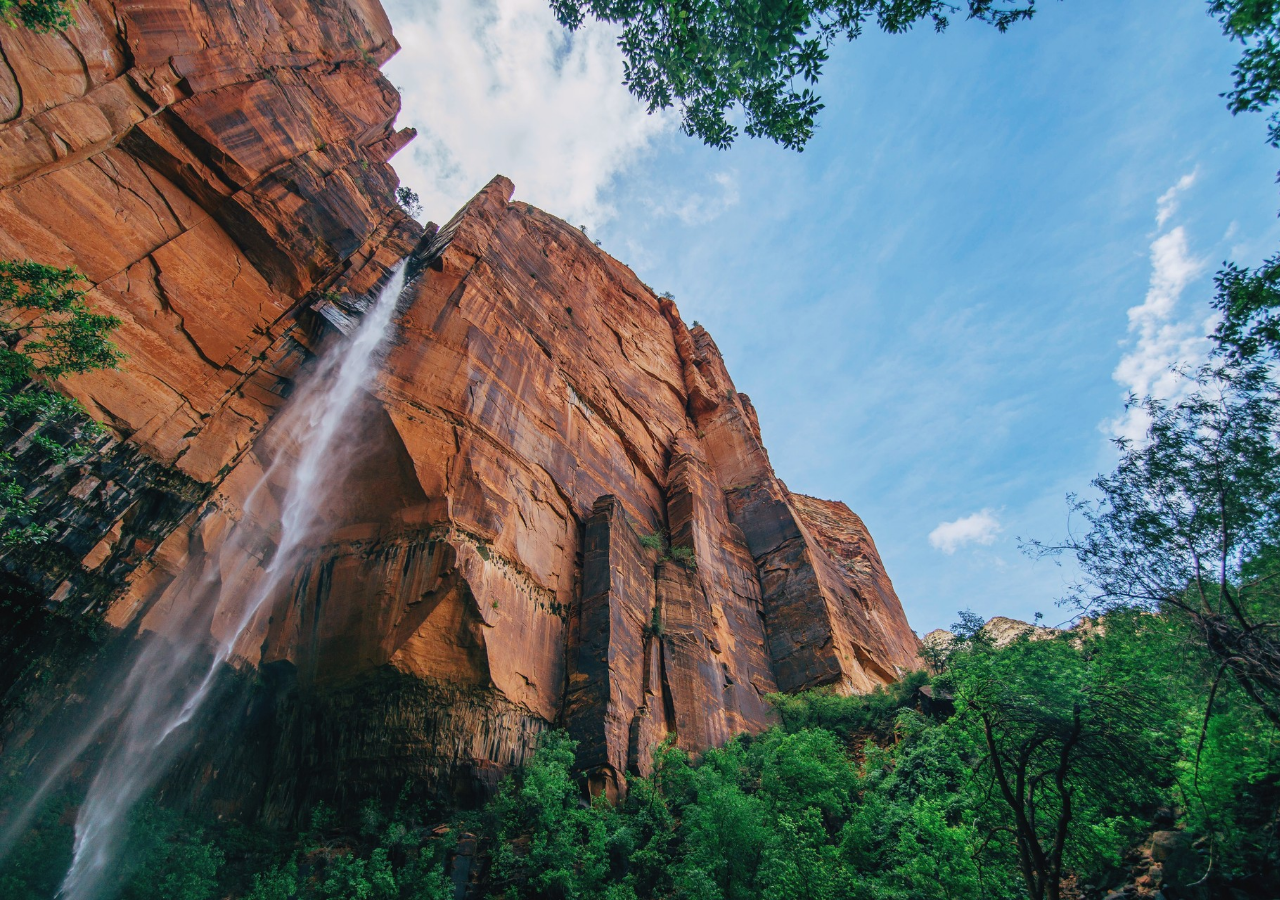
<file: index.html>
<!DOCTYPE html>
<html>
<title>Homework for Git</title>
<head>
	<style type="text/css">
		body {
		    background: url(/image/Unsplash_Healing_YkVhSWU.jpg);
		    background-repeat: no-repeat;
		    background-size: cover;
		    background-attachment: fixed;
		}
		h1{
			font-family: 'Times New Roman', Times, serif;
			color:ivory;
			text-shadow: 1px 1px gray; 
    		}
	</style>
</head>
	
</html>
</file>
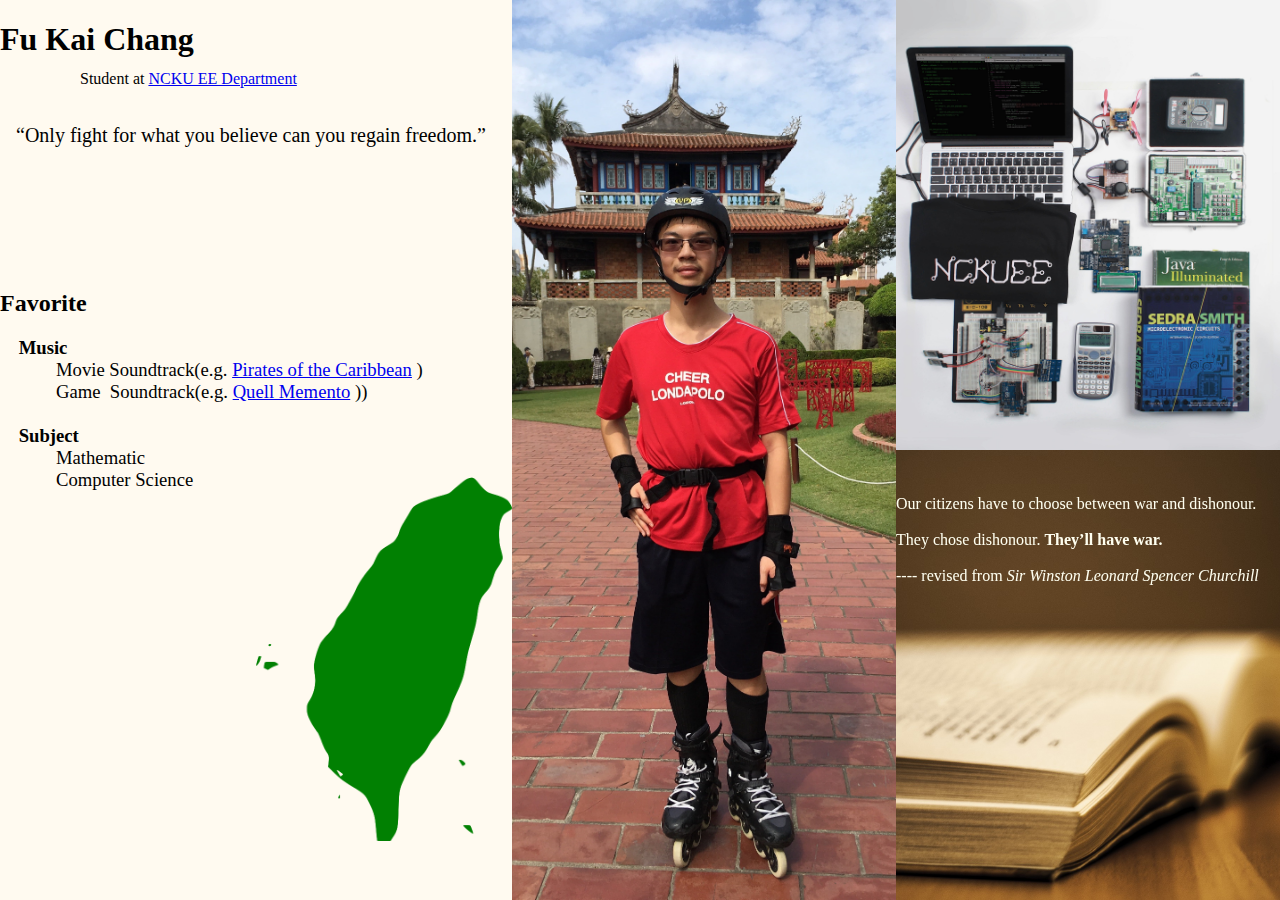
<file: wp2018/hw2/index.html>
<!DOCTYPE html>
<html>
<title>Fu Kai Chang</title>
<meta charset="UTF-8">
<meta name="viewport" content="width=device-width, initial-scale=1">

<link rel="stylesheet" href="style.css">
<link rel="stylesheet" href="https://cdnjs.cloudflare.com/ajax/libs/font-awesome/4.7.0/css/font-awesome.min.css">

<body>
  
  
  <div class="main">
   <h1 class="Title">Fu Kai Chang</h1>
   <div class="Taiwan"></div>
   <pre>


    
                    Student at <a href="https://www.ee.ncku.edu.tw/en/">NCKU EE Department</a>

        
    <q style="font-size:15pt ">Only fight for what you believe can you regain freedom.</q>
   </pre>
   <div class="paragragh">
        <h2>Favorite</h2>
        
    <pre style="font-size:14pt">
    <b>Music</b>
            Movie Soundtrack(e.g. <a href="https://www.youtube.com/watch?v=pi3mCTOULqg">Pirates of the Caribbean</a> )
            Game  Soundtrack(e.g. <a href="https://www.youtube.com/watch?v=29KHWW7XdJs&list=PLYJUcIONKyH_aHiVWZMR_jOEHdIpWOuV8">Quell Memento</a> ))

    <b>Subject</b>
            Mathematic
            Computer Science
            
    </pre>
    
   </div>
  </div>
  

    <div class="picture">

        <div class="center">
        </div>

        <div class="right">
            <div class="up">
            </div>
            <div class="down">
                <div class="quote" id="quote1" >
                Our citizens have to choose between war and dishonour.<br><br>
                They chose dishonour. <b>They’ll have war.</b><br><br>
                ---- revised from <i>Sir Winston Leonard Spencer Churchill</i><br><br>
                    
                </div>
                <div class="quote" id="quote2" >
                    One of the penalties for refusing to participate in politics <br><br>
                    is that you end up <b>being governed by your inferiors</b>.<br><br>
                      ---- <i>Republic , Plato</i><br><br>
                </div>  
            </div>
        </div>

    </div>

<script src="https://ajax.googleapis.com/ajax/libs/jquery/3.1.0/jquery.min.js"></script>
<script src="animation.js"></script>

</body>
</html>
</file>
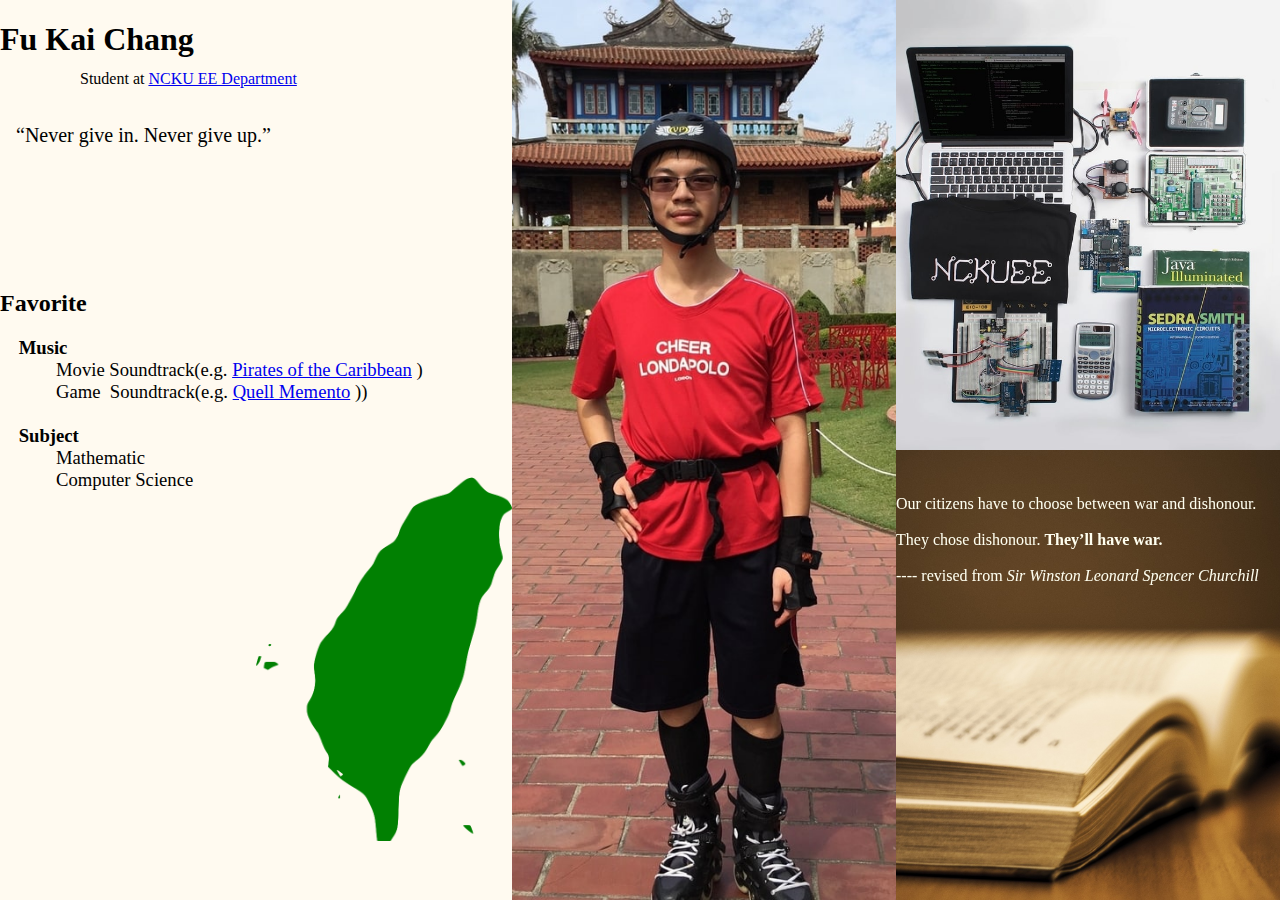
<file: wp2018/hw3/index.html>
<!DOCTYPE html>
<html>
<title>Fu Kai Chang</title>
<meta charset="UTF-8">
<meta name="viewport" content="width=device-width, initial-scale=1">

<link rel="stylesheet" href="style.css">
<link rel="stylesheet" href="https://cdnjs.cloudflare.com/ajax/libs/font-awesome/4.7.0/css/font-awesome.min.css">

<body>
  
  
  <div class="main">
   <h1 class="Title">Fu Kai Chang</h1>
   <div class="Taiwan"></div>
   <pre>


    
                    Student at <a href="https://www.ee.ncku.edu.tw/en/">NCKU EE Department</a>

        
    <q style="font-size:15pt ">Never give in. Never give up.</q>
   </pre>
   <div class="paragragh">
        <h2>Favorite</h2>
        
    <pre style="font-size:14pt">
    <b>Music</b>
            Movie Soundtrack(e.g. <a href="https://www.youtube.com/watch?v=pi3mCTOULqg">Pirates of the Caribbean</a> )
            Game  Soundtrack(e.g. <a href="https://www.youtube.com/watch?v=29KHWW7XdJs&list=PLYJUcIONKyH_aHiVWZMR_jOEHdIpWOuV8">Quell Memento</a> ))

    <b>Subject</b>
            Mathematic
            Computer Science
            
    </pre>
    
   </div>
  </div>
  

    <div class="picture">

        <div class="center">
        </div>

        <div class="right">
            <div class="up">
            </div>
            <div class="down">
                <div class="quote" id="quote1" >
                Our citizens have to choose between war and dishonour.<br><br>
                They chose dishonour. <b>They’ll have war.</b><br><br>
                ---- revised from <i>Sir Winston Leonard Spencer Churchill</i><br><br>
                    
                </div>
                <div class="quote" id="quote2" >
                    One of the penalties for refusing to participate in politics <br><br>
                    is that you end up <b>being governed by your inferiors</b>.<br><br>
                      ---- <i>Republic , Plato</i><br><br>
                </div>  
            </div>
        </div>

    </div>

<script src="https://ajax.googleapis.com/ajax/libs/jquery/3.1.0/jquery.min.js"></script>
<script src="animation.js"></script>

</body>
</html>
</file>
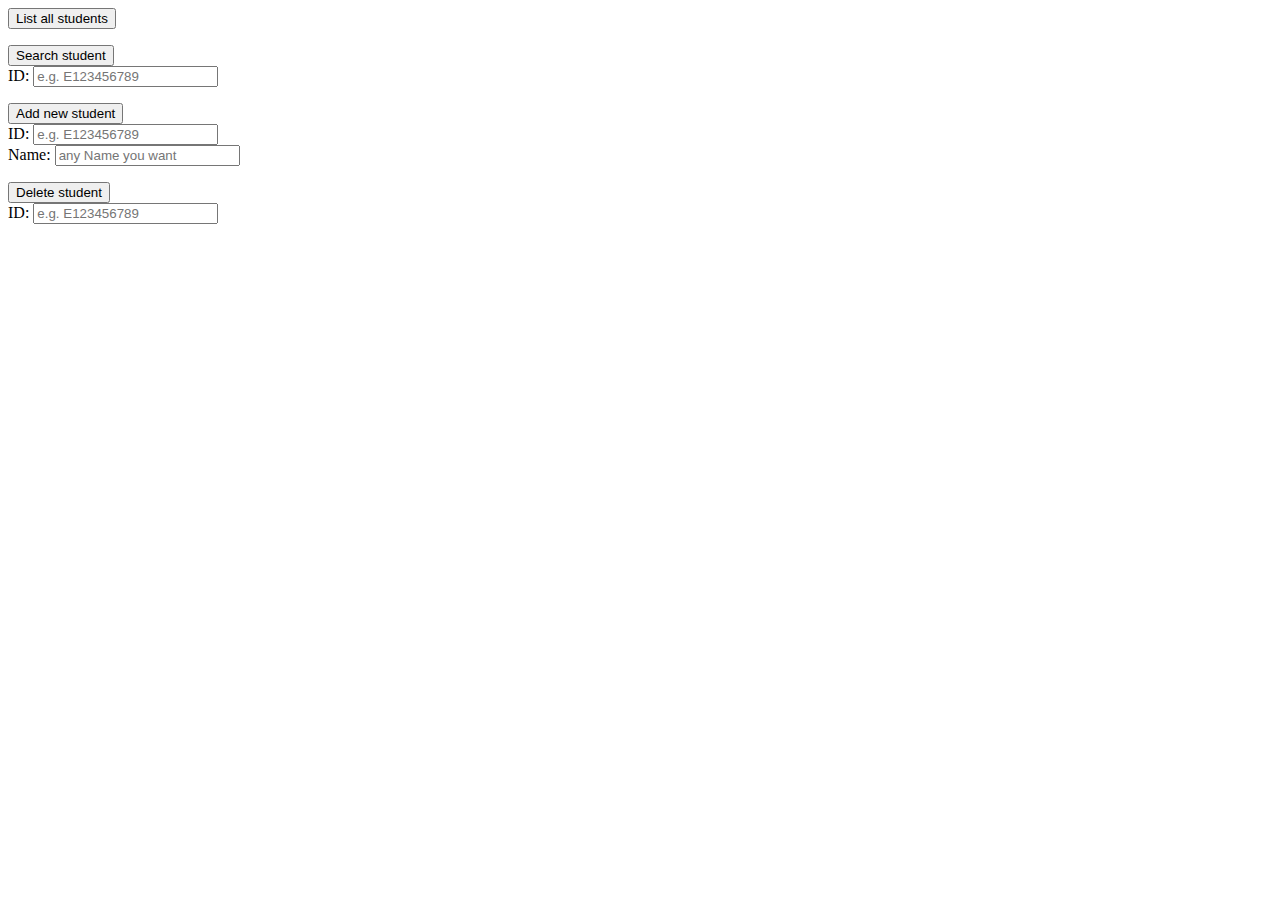
<file: wp2018/hw4/index.html>
<!DOCTYPE html>
<html>
<head>
    <title>Omnom_Week4HW</title>
</head>
<body>

    <div>
        <button id="list_all">List all students</button><br>
        <p id="list_all_result"></p>
    </div>

    <div>
        <button id="search">Search student</button><br>
        ID: <input type="text" name="ID" id = "search_ID" placeholder="e.g. E123456789"><br>
        <b><p id="search_result"></p></b>
    </div>

    <div>
        <button id="add">Add new student</button><br>
        ID: <input type="text" name="ID" id = "newID" placeholder="e.g. E123456789"><br>
        Name: <input type="text" name="NAME" id = "newName" placeholder="any Name you want"><br>
        
        <b><p id="add_result"></p></b>
    </div>

    <div>
        <button id="delete">Delete student</button><br>
        ID: <input type="text" name="ID" id = "delete_ID" placeholder="e.g. E123456789"><br>
        <b><p id="delete_result"></p></b>
    </div>

    <script src="https://code.jquery.com/jquery-3.2.1.min.js"></script>
    <script src="index.js"></script>
</body>
</html>
</file>
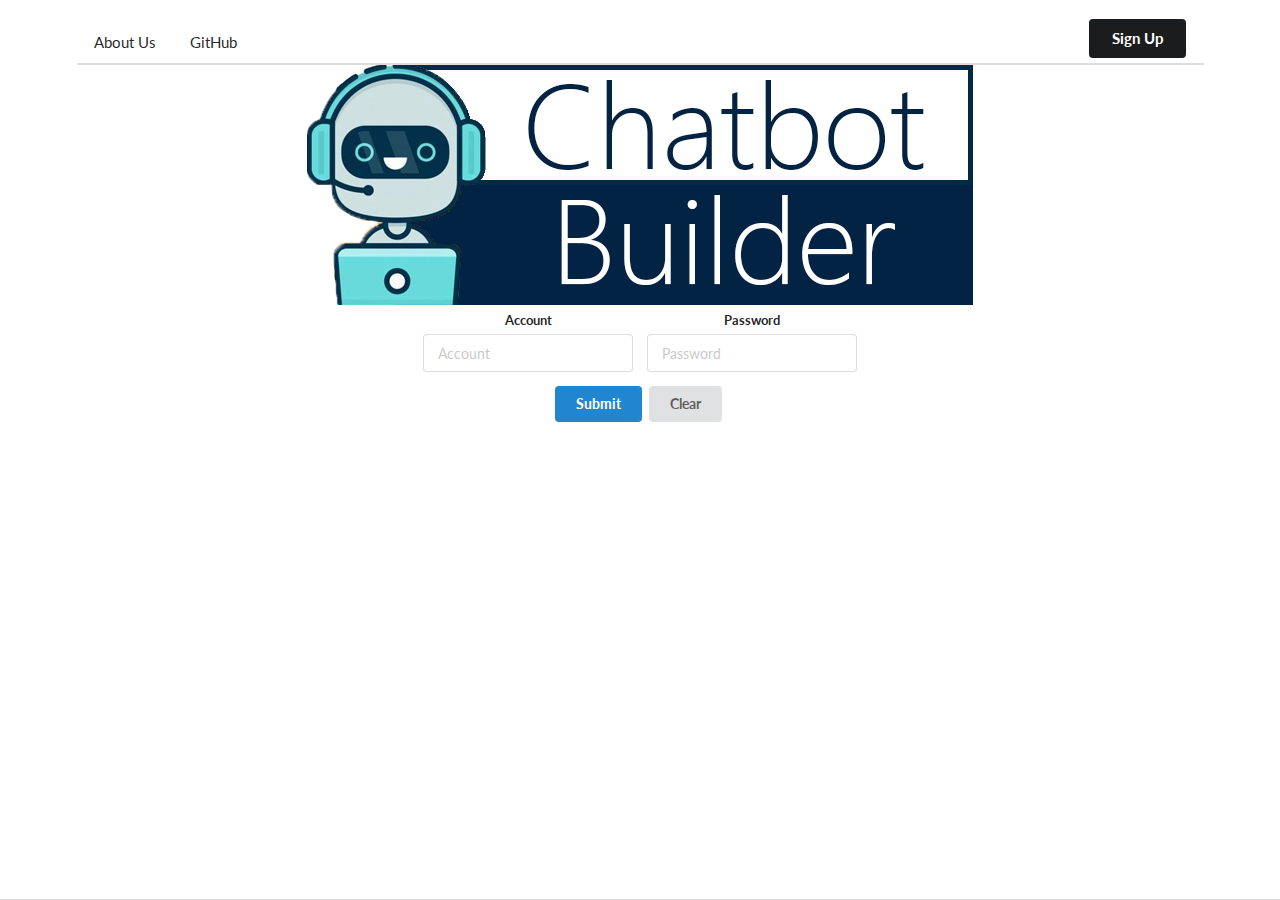
<file: login test/login.html>
<!DOCTYPE html>
<html>

<head>
    <!-- Standard Meta -->
    <meta charset="utf-8" />
    <meta http-equiv="X-UA-Compatible" content="IE=edge,chrome=1" />
    <meta name="viewport" content="width=device-width, initial-scale=1, maximum-scale=1.0">

    <!-- Site Properties -->
    <title>Log In</title>
    <link rel="stylesheet" type="text/css" href="css/semantic.min.css">
    <link rel="stylesheet" type="text/css" href="css/login.css">
    <script src="js/jquery.min.js"></script>
    <!-- <script src="https://code.jquery.com/jquery-3.1.1.min.js"></script> -->
    <script src="js/semantic.min.js"></script>
    



</head>

<body>





    <!-- Page Contents -->

    <div class="ui  vertical masthead center aligned segment">

        <div class="ui container">
            <div class="ui large secondary  pointing menu">

                <a class="item">About Us</a>
                <a class="item">GitHub</a>
                <div class="right item">
                    <a class="ui secondary button">Sign Up</a>
                </div>
            </div>
        </div>
        <div>
            <img src="image/botBackground.png" alt="" class="logo">
        </div>
        <form class="ui form " action="/session/logIn" method="post" >
            <div class="two fields">
                <div class="field">
                    <label>Account</label>
                    <input placeholder="Account" name="account" type="text" id="Account">
                </div>
                <div class=" field">
                    <label>Password</label>
                    <input placeholder="Password" name="password" type="password" id="Password">
                </div>
            </div>
            <div class="ui primary submit button" id="LogIn">Submit</div>
            <div class="ui  button  clear">Clear</div>
        </form>

        

    </div>










</body>
<script src="js/semantic.min.js"></script>
<script src="js/login.js"></script>

</html>
</file>
<file: wp2018/hw2/style.css>
html,body,h1,h2,h3,h4,h5,h6,div,pre {
    font-family:'Times New Roman', Times, serif;
}


.main{
    position: relative;
    width: 32em;
    background-color:floralwhite;
    position:fixed;
    left:0vw;
    top: 0vw;
    height:100vh;
}
.picture{
    width: 48em;
    position:fixed;
    left:32em;
    top: 0em;
    height:100vh;
}
.center{
    width:24em;
    height: 100vh;
    position:absolute;
    left: 0em;
    top: 0em;
    background-attachment:local;
    background-image: url("picture for html/CENTER/1.jpg");
    background-size:cover;
    background-position: center;

    -webkit-transition: background-image 3s;
    transition: background-image 3s;
    -webkit-transition-timing-function:ease;
    transition-timing-function: ease;
}
.right{
    width: 24em;
    height: 100%;
    position: absolute;
    left:24em;
    top: 0em;
}

.up{
    position: relative;
    min-height: 50vh;
    background-attachment:local;
    background-image: url("picture for html/UP/1.jpg");
    background-size:cover;
    background-position: center;
    /**/
    -webkit-transition: background-image 3s;
    transition: background-image 3s;
    -webkit-transition-timing-function: cubic-bezier(0.25,0.1,0.25,1);
    transition-timing-function: cubic-bezier(0.25,0.1,0.25,1);
}
.down{
    position: relative;
    min-height: 50vh;
    background-attachment:local;
    background-image: url("picture for html/DOWN/Quote.jpg");
    background-size:cover;
    background-position: center;

    -webkit-transition: background-image 3s;
    transition: background-image 3s;
    -webkit-transition-timing-function: cubic-bezier(0.25,0.1,0.25,1);
    transition-timing-function: cubic-bezier(0.25,0.1,0.25,1);
    
}
.paragragh{
    position:absolute;
    top:30vh;
    width: inherit;
}
.Title{
    position:absolute;
}

.quote{
    animation: fade-slide-up 12s ease-out forwards;
    position: absolute;;
    color:ivory;
    top: 10%;
    -webkit-transition:display 3s;
    transition: display 3s;
    -webkit-transition-timing-function: cubic-bezier(0.25,0.1,0.25,1);
    transition-timing-function: cubic-bezier(0.25,0.1,0.25,1);
}
#quote1{
    display: block;
}

#quote2{
    display: none;
}

.Taiwan{
    z-index: -1;
    background-image: url("picture for html/Taiwan.png");
    background-position: center;
    background-size: contain;
    background-repeat: no-repeat;
    position:absolute;
    width:50%;
    height: 50vh;
    right: 0;
    bottom:1rem;
}

@keyframes fade-slide-up {
  0% {
    opacity: 0;
    transform: translateY(4rem);
  }
  25%{
    opacity: 0.7;
  }
  50%{
    opacity: 1;
    transform: none;
  }
  85% {
    opacity: 1;
    transform: none;
  }
  100% {
    opacity: 0;
  }
}
</file>
<file: wp2018/hw3/style.css>
html,body,h1,h2,h3,h4,h5,h6,div,pre {
    font-family:'Times New Roman', Times, serif;
}


.main{
    position: relative;
    width: 32em;
    background-color:floralwhite;
    position:fixed;
    left:0vw;
    top: 0vw;
    height:100vh;
}
.picture{
    width: 48em;
    position:fixed;
    left:32em;
    top: 0em;
    height:100vh;
}
.center{
    width:24em;
    height: 100vh;
    position:absolute;
    left: 0em;
    top: 0em;
    background-attachment:local;
    background-image: url("picture for html/CENTER/1.jpg");
    background-size:cover;
    background-position: center;

    -webkit-transition: background-image 3s;
    transition: background-image 3s;
    -webkit-transition-timing-function:ease;
    transition-timing-function: ease;
}
.right{
    width: 24em;
    height: 100%;
    position: absolute;
    left:24em;
    top: 0em;
}

.up{
    position: relative;
    min-height: 50vh;
    background-attachment:local;
    background-image: url("picture for html/UP/1.jpg");
    background-size:cover;
    background-position: center;
    /**/
    -webkit-transition: background-image 3s;
    transition: background-image 3s;
    -webkit-transition-timing-function: cubic-bezier(0.25,0.1,0.25,1);
    transition-timing-function: cubic-bezier(0.25,0.1,0.25,1);
}
.down{
    position: relative;
    min-height: 50vh;
    background-attachment:local;
    background-image: url("picture for html/DOWN/Quote.jpg");
    background-size:cover;
    background-position: center;

    -webkit-transition: background-image 3s;
    transition: background-image 3s;
    -webkit-transition-timing-function: cubic-bezier(0.25,0.1,0.25,1);
    transition-timing-function: cubic-bezier(0.25,0.1,0.25,1);
    
}
.paragragh{
    position:absolute;
    top:30vh;
    width: inherit;
}
.Title{
    position:absolute;
}

.quote{
    animation: fade-slide-up 12s ease-out forwards;
    position: absolute;;
    color:ivory;
    top: 10%;
    -webkit-transition:display 3s;
    transition: display 3s;
    -webkit-transition-timing-function: cubic-bezier(0.25,0.1,0.25,1);
    transition-timing-function: cubic-bezier(0.25,0.1,0.25,1);
}
#quote1{
    display: block;
}

#quote2{
    display: none;
}

.Taiwan{
    z-index: -1;
    background-image: url("picture for html/Taiwan.png");
    background-position: center;
    background-size: contain;
    background-repeat: no-repeat;
    position:absolute;
    width:50%;
    height: 50vh;
    right: 0;
    bottom:1rem;
}

@keyframes fade-slide-up {
  0% {
    opacity: 0;
    transform: translateY(4rem);
  }
  25%{
    opacity: 0.7;
  }
  50%{
    opacity: 1;
    transform: none;
  }
  85% {
    opacity: 1;
    transform: none;
  }
  100% {
    opacity: 0;
  }
}
</file>
<file: login test/css/login.css>
.masthead.segment {
    min-height: 100vh;
    padding: 1em 0em;
}


.field {
    width: 16em !important;
    max-width: 16em !important;
}

.ui.form {
    width: fit-content !important;
    margin-left: auto;
    margin-right: auto;
    max-width: 32em ;
    min-width: 16em !important;
}

.logo {
    max-width: 100vw;
}

        
        

@media screen and (max-width:767px) {
    .ui.form {
        max-width: 16em ;      
    }
}
</file>
